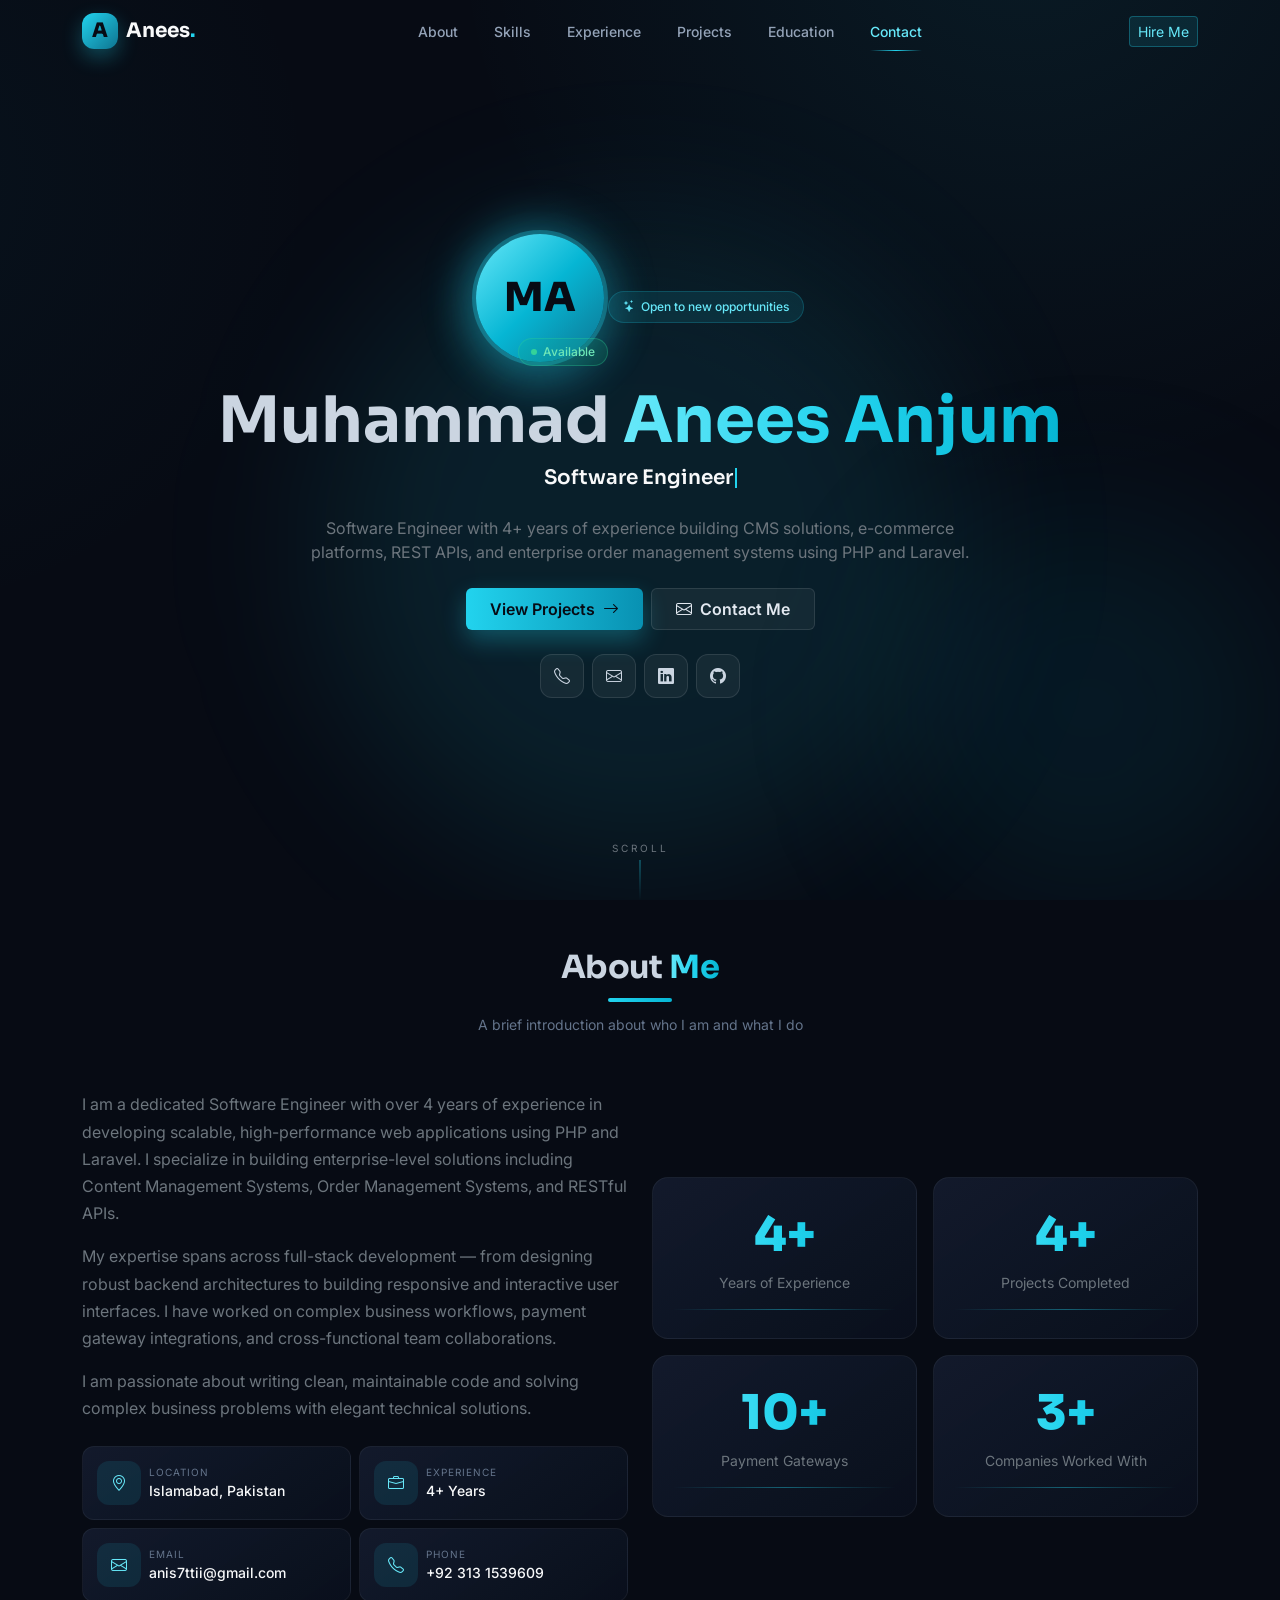
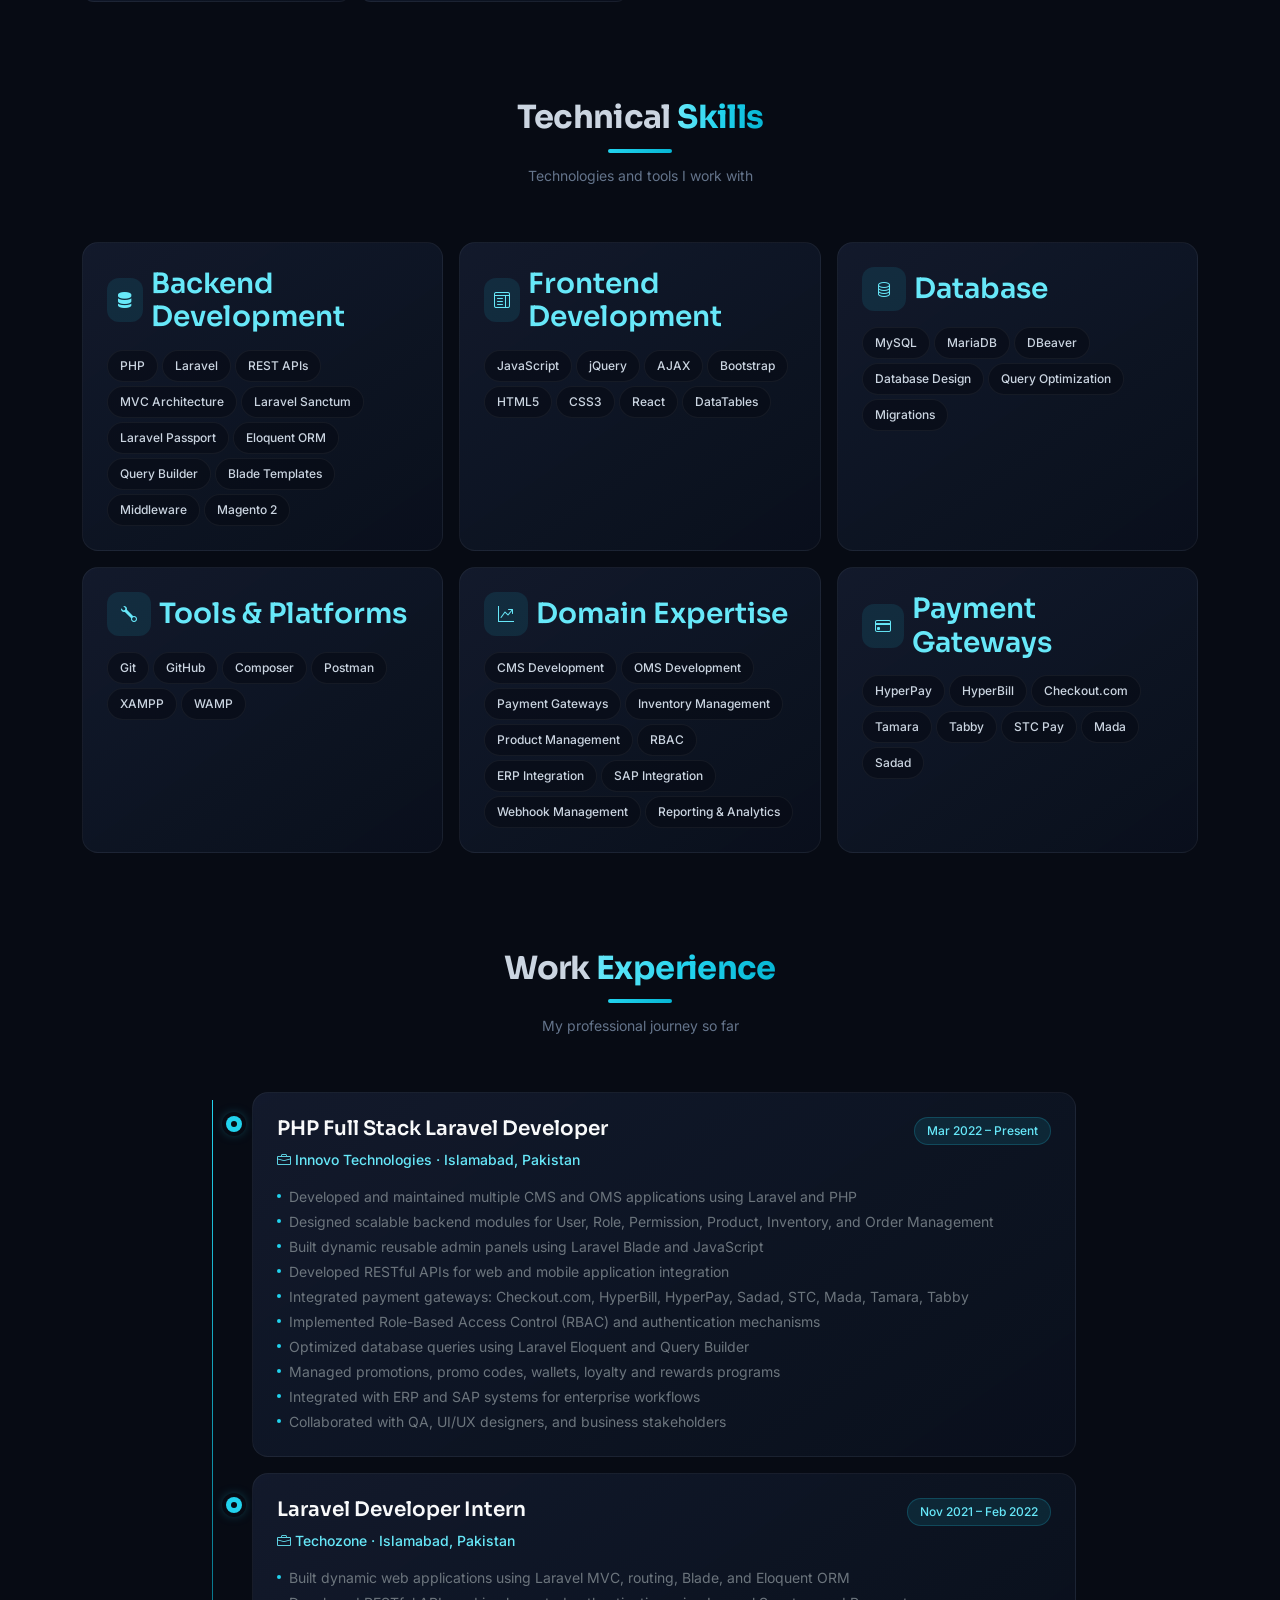
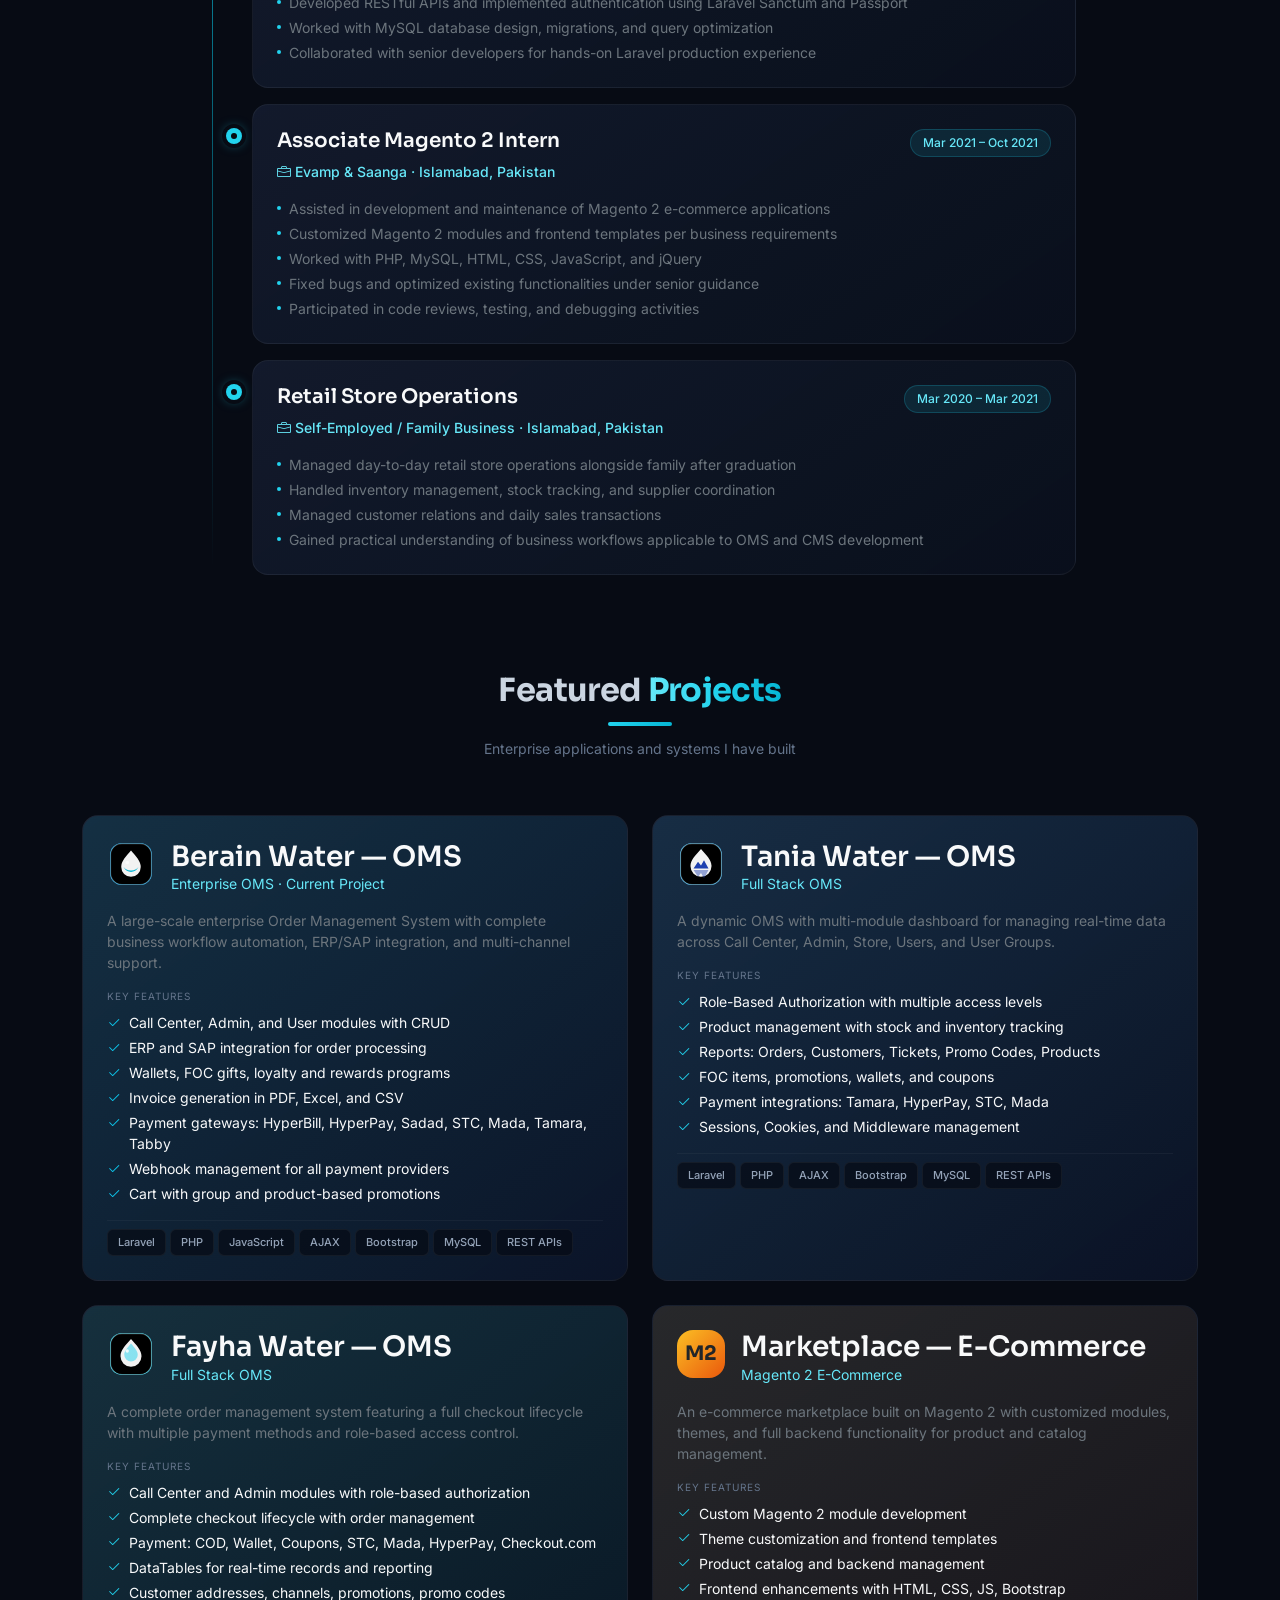
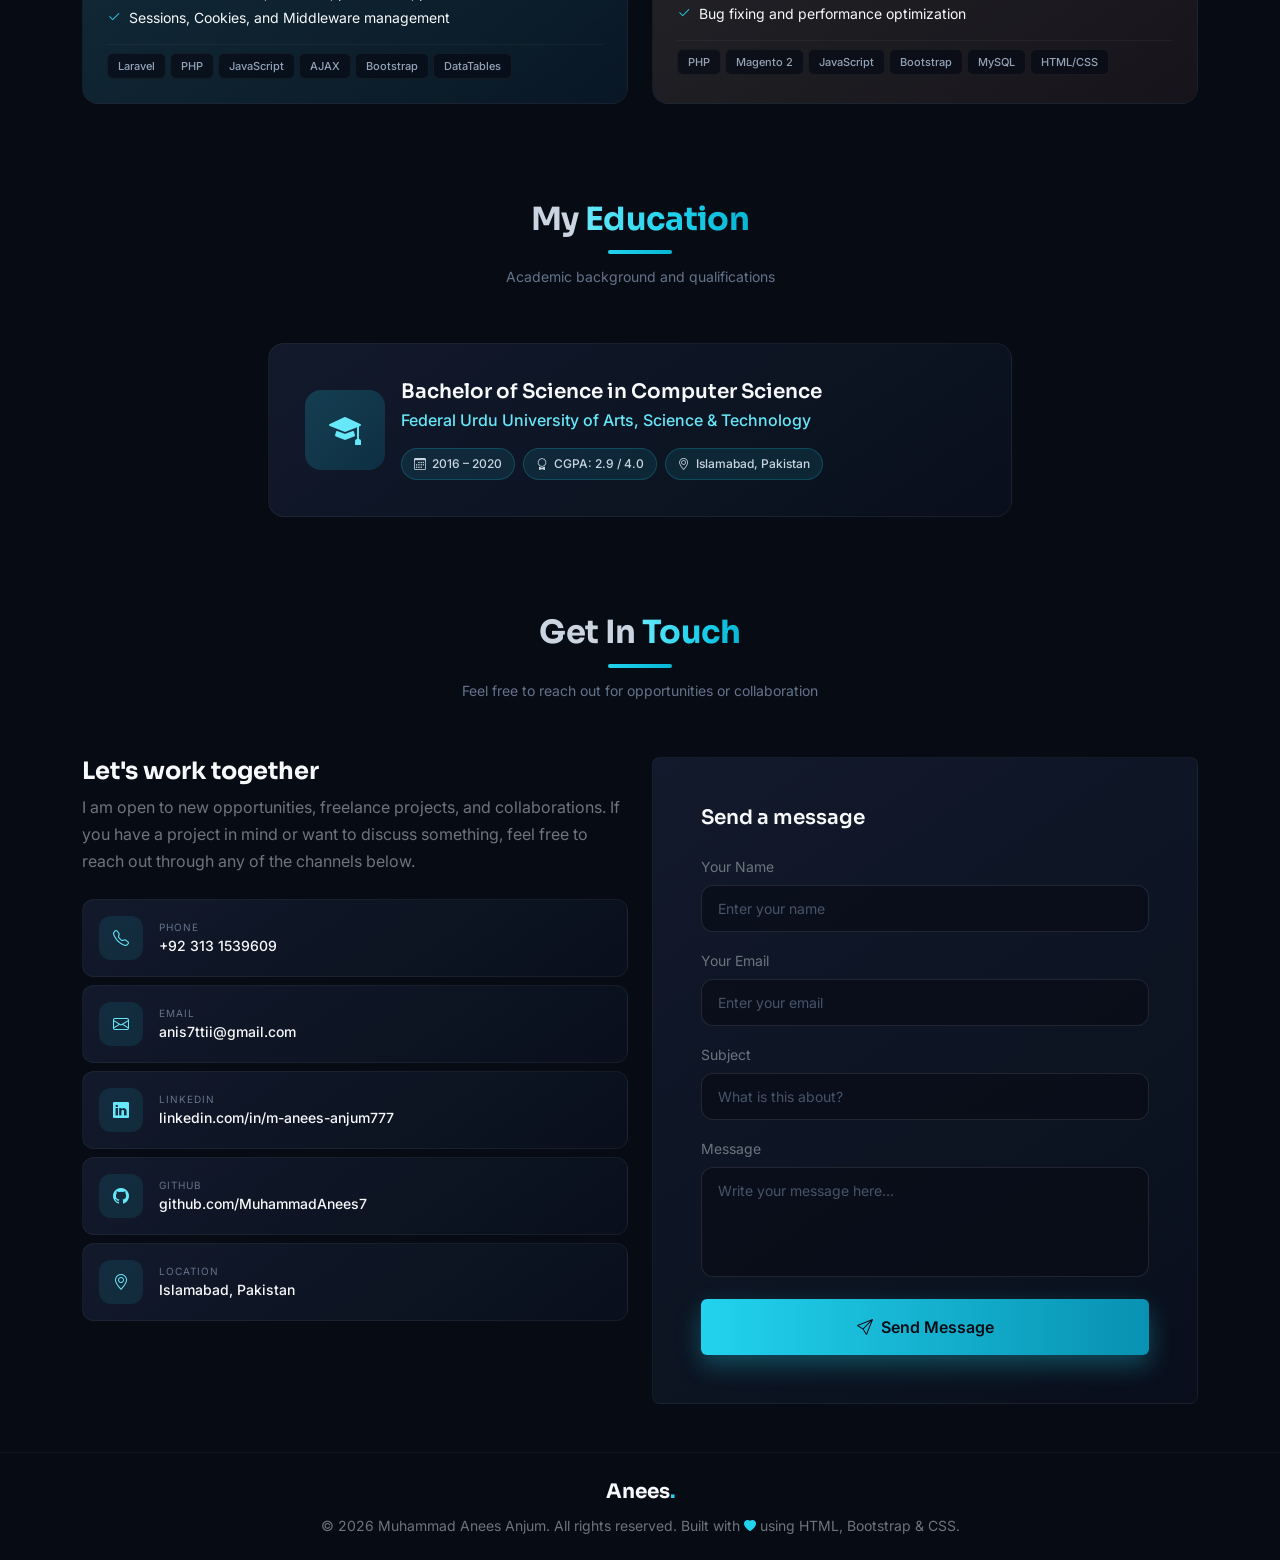
<file: Portfolio/portfolio.html>
<!DOCTYPE html>
<html lang="en">
<head>
  <meta charset="UTF-8" />
  <meta name="viewport" content="width=device-width, initial-scale=1.0" />
  <title>Muhammad Anees Anjum | Software Engineer & Laravel Developer</title>
  <meta name="description" content="Software Engineer with 4+ years building CMS, OMS, e-commerce platforms and REST APIs with PHP and Laravel." />
  <link rel="preconnect" href="https://fonts.googleapis.com" />
  <link rel="preconnect" href="https://fonts.gstatic.com" crossorigin />
  <link href="https://fonts.googleapis.com/css2?family=Sora:wght@400;500;600;700;800&family=Inter:wght@400;500;600;700&display=swap" rel="stylesheet" />
  <link href="https://cdn.jsdelivr.net/npm/bootstrap@5.3.3/dist/css/bootstrap.min.css" rel="stylesheet" />
  <link href="https://cdn.jsdelivr.net/npm/bootstrap-icons@1.11.3/font/bootstrap-icons.min.css" rel="stylesheet" />
  <link rel="stylesheet" href="assets/css/style.css" />
</head>
<body>

<!-- ===== Navbar ===== -->
<nav class="navbar navbar-custom fixed-top" id="navbar">
  <div class="container">
    <a class="navbar-brand d-flex align-items-center gap-2 text-decoration-none" href="#home">
      <span class="navbar-brand-logo">A</span>
      <span class="font-display fw-bold fs-5 text-light">Anees<span style="color:var(--accent-400)">.</span></span>
    </a>
    <ul class="navbar-nav d-none d-md-flex flex-row align-items-center gap-1 mb-0">
      <li class="nav-item"><a class="nav-link nav-link-custom" href="#about">About</a></li>
      <li class="nav-item"><a class="nav-link nav-link-custom" href="#skills">Skills</a></li>
      <li class="nav-item"><a class="nav-link nav-link-custom" href="#experience">Experience</a></li>
      <li class="nav-item"><a class="nav-link nav-link-custom" href="#projects">Projects</a></li>
      <li class="nav-item"><a class="nav-link nav-link-custom" href="#education">Education</a></li>
      <li class="nav-item"><a class="nav-link nav-link-custom" href="#contact">Contact</a></li>
    </ul>
    <a href="#contact" class="btn btn-sm btn-outline-info d-none d-md-inline-flex align-items-center gap-1" style="border-color:rgba(34,211,238,0.3);color:var(--accent-300);background:rgba(34,211,238,0.1)">Hire Me</a>
    <button class="btn d-md-none text-light" id="menu-btn"><i class="bi bi-list fs-4"></i></button>
  </div>
  <div class="mobile-menu d-md-none" id="mobile-menu">
    <div class="container pb-3">
      <div class="glass rounded-3 p-2 d-flex flex-column gap-1">
        <a class="nav-link nav-link-custom" href="#about">About</a>
        <a class="nav-link nav-link-custom" href="#skills">Skills</a>
        <a class="nav-link nav-link-custom" href="#experience">Experience</a>
        <a class="nav-link nav-link-custom" href="#projects">Projects</a>
        <a class="nav-link nav-link-custom" href="#education">Education</a>
        <a class="nav-link nav-link-custom" href="#contact">Contact</a>
      </div>
    </div>
  </div>
</nav>

<!-- ===== Hero ===== -->
<section class="hero-section" id="home">
  <div class="position-absolute inset-0 grid-bg mask-fade"></div>
  <div class="position-absolute" style="top:25%;left:50%;transform:translateX(-50%);width:40rem;height:40rem;border-radius:50%;background:rgba(34,211,238,0.1);filter:blur(80px);animation:pulse-slow 4s infinite"></div>
  <div class="position-absolute bottom-0 end-0" style="width:24rem;height:24rem;border-radius:50%;background:rgba(8,145,178,0.1);filter:blur(80px)"></div>

  <div class="container position-relative text-center" style="z-index:10">
    <div class="hero-avatar-wrap mb-4 d-inline-block">
      <div class="hero-avatar-glow"></div>
      <div class="hero-avatar position-relative">MA</div>
      <span class="status-badge"><span class="status-dot"></span>Available</span>
    </div>
    <div class="pill-badge mb-3"><i class="bi bi-stars"></i> Open to new opportunities</div>
    <h1 class="font-display fw-bold mb-2" style="font-size:clamp(2.5rem,6vw,4rem);line-height:1.1">
      Muhammad <span class="text-gradient">Anees Anjum</span>
    </h1>
    <div class="d-flex align-items-center justify-content-center mb-4" style="height:1.75rem">
      <span class="font-display fs-5 fw-semibold text-light" id="typed-text"></span>
      <span class="cursor-bar"></span>
    </div>
    <p class="mx-auto text-secondary" style="max-width:42rem">
      Software Engineer with 4+ years of experience building CMS solutions, e-commerce platforms,
      REST APIs, and enterprise order management systems using PHP and Laravel.
    </p>
    <div class="d-flex flex-wrap justify-content-center gap-2 mt-4">
      <a href="#projects" class="btn btn-gradient px-4 py-2 d-inline-flex align-items-center gap-2">
        View Projects <i class="bi bi-arrow-right"></i>
      </a>
      <a href="#contact" class="btn btn-ghost px-4 py-2 d-inline-flex align-items-center gap-2">
        <i class="bi bi-envelope"></i> Contact Me
      </a>
    </div>
    <div class="d-flex justify-content-center gap-2 mt-4">
      <a href="tel:+923131539609" class="social-icon" aria-label="Phone"><i class="bi bi-telephone"></i></a>
      <a href="mailto:anis7ttii@gmail.com" class="social-icon" aria-label="Email"><i class="bi bi-envelope"></i></a>
      <a href="https://linkedin.com/in/m-anees-anjum777" target="_blank" rel="noreferrer" class="social-icon" aria-label="LinkedIn"><i class="bi bi-linkedin"></i></a>
      <a href="https://github.com/MuhammadAnees7" target="_blank" rel="noreferrer" class="social-icon" aria-label="GitHub"><i class="bi bi-github"></i></a>
    </div>
  </div>
  <div class="position-absolute bottom-0 start-50 translate-middle-x d-none d-sm-flex flex-column align-items-center gap-1 text-secondary" style="bottom:1.5rem">
    <span style="font-size:0.625rem;letter-spacing:0.3em;text-transform:uppercase">Scroll</span>
    <span style="width:1px;height:2.5rem;background:linear-gradient(to bottom,rgba(34,211,238,0.6),transparent)"></span>
  </div>
</section>

<!-- ===== About ===== -->
<section class="py-5" id="about">
  <div class="container">
    <div class="section-heading">
      <h2>About <span class="text-gradient">Me</span></h2>
      <div class="underline"></div>
      <p>A brief introduction about who I am and what I do</p>
    </div>
    <div class="row g-4 align-items-center reveal">
      <div class="col-lg-6">
        <p class="text-secondary mb-3" style="line-height:1.7">
          I am a dedicated Software Engineer with over 4 years of experience in developing scalable,
          high-performance web applications using PHP and Laravel. I specialize in building
          enterprise-level solutions including Content Management Systems, Order Management Systems,
          and RESTful APIs.
        </p>
        <p class="text-secondary mb-3" style="line-height:1.7">
          My expertise spans across full-stack development — from designing robust backend
          architectures to building responsive and interactive user interfaces. I have worked on
          complex business workflows, payment gateway integrations, and cross-functional team
          collaborations.
        </p>
        <p class="text-secondary mb-4" style="line-height:1.7">
          I am passionate about writing clean, maintainable code and solving complex business
          problems with elegant technical solutions.
        </p>
        <div class="row g-2">
          <div class="col-sm-6"><div class="info-card d-flex align-items-center gap-2 card-sheen"><span class="skill-icon"><i class="bi bi-geo-alt"></i></span><div><p class="text-uppercase mb-0" style="font-size:0.625rem;letter-spacing:0.1em;color:#64748b">Location</p><p class="fw-medium text-light mb-0 small">Islamabad, Pakistan</p></div></div></div>
          <div class="col-sm-6"><div class="info-card d-flex align-items-center gap-2 card-sheen"><span class="skill-icon"><i class="bi bi-briefcase"></i></span><div><p class="text-uppercase mb-0" style="font-size:0.625rem;letter-spacing:0.1em;color:#64748b">Experience</p><p class="fw-medium text-light mb-0 small">4+ Years</p></div></div></div>
          <div class="col-sm-6"><div class="info-card d-flex align-items-center gap-2 card-sheen"><span class="skill-icon"><i class="bi bi-envelope"></i></span><div><p class="text-uppercase mb-0" style="font-size:0.625rem;letter-spacing:0.1em;color:#64748b">Email</p><p class="fw-medium text-light mb-0 small text-truncate">anis7ttii@gmail.com</p></div></div></div>
          <div class="col-sm-6"><div class="info-card d-flex align-items-center gap-2 card-sheen"><span class="skill-icon"><i class="bi bi-telephone"></i></span><div><p class="text-uppercase mb-0" style="font-size:0.625rem;letter-spacing:0.1em;color:#64748b">Phone</p><p class="fw-medium text-light mb-0 small">+92 313 1539609</p></div></div></div>
        </div>
      </div>
      <div class="col-lg-6">
        <div class="row g-3">
          <div class="col-6"><div class="stat-card card-sheen"><h3 class="stat-value text-gradient mb-0">4+</h3><p class="text-secondary small mt-2 mb-0">Years of Experience</p><div class="stat-bar"></div></div></div>
          <div class="col-6"><div class="stat-card card-sheen"><h3 class="stat-value text-gradient mb-0">4+</h3><p class="text-secondary small mt-2 mb-0">Projects Completed</p><div class="stat-bar"></div></div></div>
          <div class="col-6"><div class="stat-card card-sheen"><h3 class="stat-value text-gradient mb-0">10+</h3><p class="text-secondary small mt-2 mb-0">Payment Gateways</p><div class="stat-bar"></div></div></div>
          <div class="col-6"><div class="stat-card card-sheen"><h3 class="stat-value text-gradient mb-0">3+</h3><p class="text-secondary small mt-2 mb-0">Companies Worked With</p><div class="stat-bar"></div></div></div>
        </div>
      </div>
    </div>
  </div>
</section>

<!-- ===== Skills ===== -->
<section class="py-5 position-relative" id="skills">
  <div class="position-absolute inset-0 grid-bg mask-fade-70" style="opacity:0.5"></div>
  <div class="container position-relative">
    <div class="section-heading">
      <h2>Technical <span class="text-gradient">Skills</span></h2>
      <div class="underline"></div>
      <p>Technologies and tools I work with</p>
    </div>
    <div class="row g-3">
      <!-- Backend -->
      <div class="col-md-6 col-lg-4 reveal">
        <div class="skill-card card-sheen h-100">
          <div class="d-flex align-items-center gap-2 mb-3"><span class="skill-icon"><i class="bi bi-server"></i></span><h3 class="font-display fw-semibold mb-0" style="color:var(--accent-300)">Backend Development</h3></div>
          <div class="d-flex flex-wrap gap-1">
            <span class="skill-tag">PHP</span><span class="skill-tag">Laravel</span><span class="skill-tag">REST APIs</span><span class="skill-tag">MVC Architecture</span><span class="skill-tag">Laravel Sanctum</span><span class="skill-tag">Laravel Passport</span><span class="skill-tag">Eloquent ORM</span><span class="skill-tag">Query Builder</span><span class="skill-tag">Blade Templates</span><span class="skill-tag">Middleware</span><span class="skill-tag">Magento 2</span>
          </div>
        </div>
      </div>
      <!-- Frontend -->
      <div class="col-md-6 col-lg-4 reveal">
        <div class="skill-card card-sheen h-100">
          <div class="d-flex align-items-center gap-2 mb-3"><span class="skill-icon"><i class="bi bi-layout-text-window"></i></span><h3 class="font-display fw-semibold mb-0" style="color:var(--accent-300)">Frontend Development</h3></div>
          <div class="d-flex flex-wrap gap-1">
            <span class="skill-tag">JavaScript</span><span class="skill-tag">jQuery</span><span class="skill-tag">AJAX</span><span class="skill-tag">Bootstrap</span><span class="skill-tag">HTML5</span><span class="skill-tag">CSS3</span><span class="skill-tag">React</span><span class="skill-tag">DataTables</span>
          </div>
        </div>
      </div>
      <!-- Database -->
      <div class="col-md-6 col-lg-4 reveal">
        <div class="skill-card card-sheen h-100">
          <div class="d-flex align-items-center gap-2 mb-3"><span class="skill-icon"><i class="bi bi-database"></i></span><h3 class="font-display fw-semibold mb-0" style="color:var(--accent-300)">Database</h3></div>
          <div class="d-flex flex-wrap gap-1">
            <span class="skill-tag">MySQL</span><span class="skill-tag">MariaDB</span><span class="skill-tag">DBeaver</span><span class="skill-tag">Database Design</span><span class="skill-tag">Query Optimization</span><span class="skill-tag">Migrations</span>
          </div>
        </div>
      </div>
      <!-- Tools -->
      <div class="col-md-6 col-lg-4 reveal">
        <div class="skill-card card-sheen h-100">
          <div class="d-flex align-items-center gap-2 mb-3"><span class="skill-icon"><i class="bi bi-wrench"></i></span><h3 class="font-display fw-semibold mb-0" style="color:var(--accent-300)">Tools &amp; Platforms</h3></div>
          <div class="d-flex flex-wrap gap-1">
            <span class="skill-tag">Git</span><span class="skill-tag">GitHub</span><span class="skill-tag">Composer</span><span class="skill-tag">Postman</span><span class="skill-tag">XAMPP</span><span class="skill-tag">WAMP</span>
          </div>
        </div>
      </div>
      <!-- Domain -->
      <div class="col-md-6 col-lg-4 reveal">
        <div class="skill-card card-sheen h-100">
          <div class="d-flex align-items-center gap-2 mb-3"><span class="skill-icon"><i class="bi bi-graph-up-arrow"></i></span><h3 class="font-display fw-semibold mb-0" style="color:var(--accent-300)">Domain Expertise</h3></div>
          <div class="d-flex flex-wrap gap-1">
            <span class="skill-tag">CMS Development</span><span class="skill-tag">OMS Development</span><span class="skill-tag">Payment Gateways</span><span class="skill-tag">Inventory Management</span><span class="skill-tag">Product Management</span><span class="skill-tag">RBAC</span><span class="skill-tag">ERP Integration</span><span class="skill-tag">SAP Integration</span><span class="skill-tag">Webhook Management</span><span class="skill-tag">Reporting &amp; Analytics</span>
          </div>
        </div>
      </div>
      <!-- Payment -->
      <div class="col-md-6 col-lg-4 reveal">
        <div class="skill-card card-sheen h-100">
          <div class="d-flex align-items-center gap-2 mb-3"><span class="skill-icon"><i class="bi bi-credit-card"></i></span><h3 class="font-display fw-semibold mb-0" style="color:var(--accent-300)">Payment Gateways</h3></div>
          <div class="d-flex flex-wrap gap-1">
            <span class="skill-tag">HyperPay</span><span class="skill-tag">HyperBill</span><span class="skill-tag">Checkout.com</span><span class="skill-tag">Tamara</span><span class="skill-tag">Tabby</span><span class="skill-tag">STC Pay</span><span class="skill-tag">Mada</span><span class="skill-tag">Sadad</span>
          </div>
        </div>
      </div>
    </div>
  </div>
</section>

<!-- ===== Experience ===== -->
<section class="py-5" id="experience">
  <div class="container" style="max-width:56rem">
    <div class="section-heading">
      <h2>Work <span class="text-gradient">Experience</span></h2>
      <div class="underline"></div>
      <p>My professional journey so far</p>
    </div>
    <div class="position-relative ps-4 ps-sm-5">
      <span class="timeline-line"></span>
      <div class="d-flex flex-column gap-3">

        <!-- Job 1 -->
        <div class="position-relative reveal">
          <span class="timeline-node"></span>
          <div class="timeline-card card-sheen">
            <div class="d-flex flex-wrap justify-content-between gap-2 mb-1">
              <h3 class="font-display fs-5 fw-semibold text-light mb-0">PHP Full Stack Laravel Developer</h3>
              <span class="timeline-period">Mar 2022 – Present</span>
            </div>
            <p class="mb-3" style="color:var(--accent-300);font-size:0.875rem;font-weight:500"><i class="bi bi-briefcase"></i> Innovo Technologies · Islamabad, Pakistan</p>
            <ul class="list-unstyled mb-0 d-flex flex-column gap-1">
              <li class="d-flex gap-2 small text-secondary"><span class="mt-2" style="width:4px;height:4px;border-radius:50%;background:var(--accent-400);flex-shrink:0"></span>Developed and maintained multiple CMS and OMS applications using Laravel and PHP</li>
              <li class="d-flex gap-2 small text-secondary"><span class="mt-2" style="width:4px;height:4px;border-radius:50%;background:var(--accent-400);flex-shrink:0"></span>Designed scalable backend modules for User, Role, Permission, Product, Inventory, and Order Management</li>
              <li class="d-flex gap-2 small text-secondary"><span class="mt-2" style="width:4px;height:4px;border-radius:50%;background:var(--accent-400);flex-shrink:0"></span>Built dynamic reusable admin panels using Laravel Blade and JavaScript</li>
              <li class="d-flex gap-2 small text-secondary"><span class="mt-2" style="width:4px;height:4px;border-radius:50%;background:var(--accent-400);flex-shrink:0"></span>Developed RESTful APIs for web and mobile application integration</li>
              <li class="d-flex gap-2 small text-secondary"><span class="mt-2" style="width:4px;height:4px;border-radius:50%;background:var(--accent-400);flex-shrink:0"></span>Integrated payment gateways: Checkout.com, HyperBill, HyperPay, Sadad, STC, Mada, Tamara, Tabby</li>
              <li class="d-flex gap-2 small text-secondary"><span class="mt-2" style="width:4px;height:4px;border-radius:50%;background:var(--accent-400);flex-shrink:0"></span>Implemented Role-Based Access Control (RBAC) and authentication mechanisms</li>
              <li class="d-flex gap-2 small text-secondary"><span class="mt-2" style="width:4px;height:4px;border-radius:50%;background:var(--accent-400);flex-shrink:0"></span>Optimized database queries using Laravel Eloquent and Query Builder</li>
              <li class="d-flex gap-2 small text-secondary"><span class="mt-2" style="width:4px;height:4px;border-radius:50%;background:var(--accent-400);flex-shrink:0"></span>Managed promotions, promo codes, wallets, loyalty and rewards programs</li>
              <li class="d-flex gap-2 small text-secondary"><span class="mt-2" style="width:4px;height:4px;border-radius:50%;background:var(--accent-400);flex-shrink:0"></span>Integrated with ERP and SAP systems for enterprise workflows</li>
              <li class="d-flex gap-2 small text-secondary"><span class="mt-2" style="width:4px;height:4px;border-radius:50%;background:var(--accent-400);flex-shrink:0"></span>Collaborated with QA, UI/UX designers, and business stakeholders</li>
            </ul>
          </div>
        </div>

        <!-- Job 2 -->
        <div class="position-relative reveal">
          <span class="timeline-node"></span>
          <div class="timeline-card card-sheen">
            <div class="d-flex flex-wrap justify-content-between gap-2 mb-1">
              <h3 class="font-display fs-5 fw-semibold text-light mb-0">Laravel Developer Intern</h3>
              <span class="timeline-period">Nov 2021 – Feb 2022</span>
            </div>
            <p class="mb-3" style="color:var(--accent-300);font-size:0.875rem;font-weight:500"><i class="bi bi-briefcase"></i> Techozone · Islamabad, Pakistan</p>
            <ul class="list-unstyled mb-0 d-flex flex-column gap-1">
              <li class="d-flex gap-2 small text-secondary"><span class="mt-2" style="width:4px;height:4px;border-radius:50%;background:var(--accent-400);flex-shrink:0"></span>Built dynamic web applications using Laravel MVC, routing, Blade, and Eloquent ORM</li>
              <li class="d-flex gap-2 small text-secondary"><span class="mt-2" style="width:4px;height:4px;border-radius:50%;background:var(--accent-400);flex-shrink:0"></span>Developed RESTful APIs and implemented authentication using Laravel Sanctum and Passport</li>
              <li class="d-flex gap-2 small text-secondary"><span class="mt-2" style="width:4px;height:4px;border-radius:50%;background:var(--accent-400);flex-shrink:0"></span>Worked with MySQL database design, migrations, and query optimization</li>
              <li class="d-flex gap-2 small text-secondary"><span class="mt-2" style="width:4px;height:4px;border-radius:50%;background:var(--accent-400);flex-shrink:0"></span>Collaborated with senior developers for hands-on Laravel production experience</li>
            </ul>
          </div>
        </div>

        <!-- Job 3 -->
        <div class="position-relative reveal">
          <span class="timeline-node"></span>
          <div class="timeline-card card-sheen">
            <div class="d-flex flex-wrap justify-content-between gap-2 mb-1">
              <h3 class="font-display fs-5 fw-semibold text-light mb-0">Associate Magento 2 Intern</h3>
              <span class="timeline-period">Mar 2021 – Oct 2021</span>
            </div>
            <p class="mb-3" style="color:var(--accent-300);font-size:0.875rem;font-weight:500"><i class="bi bi-briefcase"></i> Evamp &amp; Saanga · Islamabad, Pakistan</p>
            <ul class="list-unstyled mb-0 d-flex flex-column gap-1">
              <li class="d-flex gap-2 small text-secondary"><span class="mt-2" style="width:4px;height:4px;border-radius:50%;background:var(--accent-400);flex-shrink:0"></span>Assisted in development and maintenance of Magento 2 e-commerce applications</li>
              <li class="d-flex gap-2 small text-secondary"><span class="mt-2" style="width:4px;height:4px;border-radius:50%;background:var(--accent-400);flex-shrink:0"></span>Customized Magento 2 modules and frontend templates per business requirements</li>
              <li class="d-flex gap-2 small text-secondary"><span class="mt-2" style="width:4px;height:4px;border-radius:50%;background:var(--accent-400);flex-shrink:0"></span>Worked with PHP, MySQL, HTML, CSS, JavaScript, and jQuery</li>
              <li class="d-flex gap-2 small text-secondary"><span class="mt-2" style="width:4px;height:4px;border-radius:50%;background:var(--accent-400);flex-shrink:0"></span>Fixed bugs and optimized existing functionalities under senior guidance</li>
              <li class="d-flex gap-2 small text-secondary"><span class="mt-2" style="width:4px;height:4px;border-radius:50%;background:var(--accent-400);flex-shrink:0"></span>Participated in code reviews, testing, and debugging activities</li>
            </ul>
          </div>
        </div>

        <!-- Job 4 -->
        <div class="position-relative reveal">
          <span class="timeline-node"></span>
          <div class="timeline-card card-sheen">
            <div class="d-flex flex-wrap justify-content-between gap-2 mb-1">
              <h3 class="font-display fs-5 fw-semibold text-light mb-0">Retail Store Operations</h3>
              <span class="timeline-period">Mar 2020 – Mar 2021</span>
            </div>
            <p class="mb-3" style="color:var(--accent-300);font-size:0.875rem;font-weight:500"><i class="bi bi-briefcase"></i> Self-Employed / Family Business · Islamabad, Pakistan</p>
            <ul class="list-unstyled mb-0 d-flex flex-column gap-1">
              <li class="d-flex gap-2 small text-secondary"><span class="mt-2" style="width:4px;height:4px;border-radius:50%;background:var(--accent-400);flex-shrink:0"></span>Managed day-to-day retail store operations alongside family after graduation</li>
              <li class="d-flex gap-2 small text-secondary"><span class="mt-2" style="width:4px;height:4px;border-radius:50%;background:var(--accent-400);flex-shrink:0"></span>Handled inventory management, stock tracking, and supplier coordination</li>
              <li class="d-flex gap-2 small text-secondary"><span class="mt-2" style="width:4px;height:4px;border-radius:50%;background:var(--accent-400);flex-shrink:0"></span>Managed customer relations and daily sales transactions</li>
              <li class="d-flex gap-2 small text-secondary"><span class="mt-2" style="width:4px;height:4px;border-radius:50%;background:var(--accent-400);flex-shrink:0"></span>Gained practical understanding of business workflows applicable to OMS and CMS development</li>
            </ul>
          </div>
        </div>

      </div>
    </div>
  </div>
</section>

<!-- ===== Projects ===== -->
<section class="py-5 position-relative" id="projects">
  <div class="position-absolute inset-0 grid-bg mask-fade-70" style="opacity:0.4"></div>
  <div class="container position-relative">
    <div class="section-heading">
      <h2>Featured <span class="text-gradient">Projects</span></h2>
      <div class="underline"></div>
      <p>Enterprise applications and systems I have built</p>
    </div>
    <div class="row g-4">

      <!-- Berain -->
      <div class="col-md-6 reveal">
        <div class="project-card card-sheen h-100">
          <div class="project-wash" style="background:linear-gradient(to bottom right,rgba(34,211,238,0.2),rgba(37,99,235,0.1))"></div>
          <div class="position-relative p-4">
            <div class="d-flex align-items-start gap-3 mb-3">
              <!-- Berain Logo -->
              <svg viewBox="0 0 64 64" width="48" height="48" class="flex-shrink-0">
                <defs><linearGradient id="bg1" x1="0" y1="0" x2="64" y2="64"><stop offset="0" stop-color="#0ea5e9"/><stop offset="0.55" stop-color="#06b6d4"/><stop offset="1" stop-color="#0e7490"/></linearGradient></defs>
                <rect x="4" y="4" width="56" height="56" rx="16" fill="url(#bg1)"/>
                <rect x="4.75" y="4.75" width="54.5" height="54.5" rx="15.25" stroke="white" stroke-opacity="0.25" stroke-width="1.5"/>
                <path d="M32 14c7.5 8.5 13 14.5 13 22a13 13 0 0 1-26 0c0-7.5 5.5-13.5 13-22Z" fill="white" fill-opacity="0.95"/>
                <path d="M22 36c2.5 3 5 4.5 10 4.5S39.5 39 42 36c-2.5 4.5-6 6.5-10 6.5S24.5 40.5 22 36Z" fill="#06b6d4"/>
                <circle cx="27" cy="30" r="2.4" fill="white" fill-opacity="0.7"/>
              </svg>
              <div>
                <h3 class="font-display fw-semibold text-light mb-0">Berain Water — OMS</h3>
                <p class="small mb-0" style="color:var(--accent-300)">Enterprise OMS · Current Project</p>
              </div>
            </div>
            <p class="small text-secondary mb-3">A large-scale enterprise Order Management System with complete business workflow automation, ERP/SAP integration, and multi-channel support.</p>
            <p class="text-uppercase mb-2" style="font-size:0.625rem;letter-spacing:0.1em;color:#64748b">Key Features</p>
            <ul class="list-unstyled d-flex flex-column gap-1 mb-3">
              <li class="d-flex gap-2 small text-light"><i class="bi bi-check2 text-info" style="color:var(--accent-400)"></i> Call Center, Admin, and User modules with CRUD</li>
              <li class="d-flex gap-2 small text-light"><i class="bi bi-check2 text-info" style="color:var(--accent-400)"></i> ERP and SAP integration for order processing</li>
              <li class="d-flex gap-2 small text-light"><i class="bi bi-check2 text-info" style="color:var(--accent-400)"></i> Wallets, FOC gifts, loyalty and rewards programs</li>
              <li class="d-flex gap-2 small text-light"><i class="bi bi-check2 text-info" style="color:var(--accent-400)"></i> Invoice generation in PDF, Excel, and CSV</li>
              <li class="d-flex gap-2 small text-light"><i class="bi bi-check2 text-info" style="color:var(--accent-400)"></i> Payment gateways: HyperBill, HyperPay, Sadad, STC, Mada, Tamara, Tabby</li>
              <li class="d-flex gap-2 small text-light"><i class="bi bi-check2 text-info" style="color:var(--accent-400)"></i> Webhook management for all payment providers</li>
              <li class="d-flex gap-2 small text-light"><i class="bi bi-check2 text-info" style="color:var(--accent-400)"></i> Cart with group and product-based promotions</li>
            </ul>
            <div class="d-flex flex-wrap gap-1 pt-2 border-top border-secondary border-opacity-10">
              <span class="project-tech-tag">Laravel</span><span class="project-tech-tag">PHP</span><span class="project-tech-tag">JavaScript</span><span class="project-tech-tag">AJAX</span><span class="project-tech-tag">Bootstrap</span><span class="project-tech-tag">MySQL</span><span class="project-tech-tag">REST APIs</span>
            </div>
          </div>
        </div>
      </div>

      <!-- Tania -->
      <div class="col-md-6 reveal">
        <div class="project-card card-sheen h-100">
          <div class="project-wash" style="background:linear-gradient(to bottom right,rgba(56,189,248,0.2),rgba(30,64,175,0.1))"></div>
          <div class="position-relative p-4">
            <div class="d-flex align-items-start gap-3 mb-3">
              <!-- Tania Logo -->
              <svg viewBox="0 0 64 64" width="48" height="48" class="flex-shrink-0">
                <defs><linearGradient id="tg1" x1="0" y1="0" x2="64" y2="64"><stop offset="0" stop-color="#38bdf8"/><stop offset="1" stop-color="#1e40af"/></linearGradient></defs>
                <rect x="4" y="4" width="56" height="56" rx="16" fill="url(#tg1)"/>
                <rect x="4.75" y="4.75" width="54.5" height="54.5" rx="15.25" stroke="white" stroke-opacity="0.25" stroke-width="1.5"/>
                <path d="M32 12c8 9 14 15 14 23a14 14 0 0 1-28 0c0-8 6-14 14-23Z" fill="white" fill-opacity="0.95"/>
                <path d="M22 38l6-9 4 5 4-7 6 11H22Z" fill="#1e40af"/>
                <path d="M22 38l6-9 4 5 4-7 6 11H22Z" fill="#1e40af" transform="scale(1,-1) translate(0,-78)" opacity="0.45"/>
              </svg>
              <div>
                <h3 class="font-display fw-semibold text-light mb-0">Tania Water — OMS</h3>
                <p class="small mb-0" style="color:var(--accent-300)">Full Stack OMS</p>
              </div>
            </div>
            <p class="small text-secondary mb-3">A dynamic OMS with multi-module dashboard for managing real-time data across Call Center, Admin, Store, Users, and User Groups.</p>
            <p class="text-uppercase mb-2" style="font-size:0.625rem;letter-spacing:0.1em;color:#64748b">Key Features</p>
            <ul class="list-unstyled d-flex flex-column gap-1 mb-3">
              <li class="d-flex gap-2 small text-light"><i class="bi bi-check2" style="color:var(--accent-400)"></i> Role-Based Authorization with multiple access levels</li>
              <li class="d-flex gap-2 small text-light"><i class="bi bi-check2" style="color:var(--accent-400)"></i> Product management with stock and inventory tracking</li>
              <li class="d-flex gap-2 small text-light"><i class="bi bi-check2" style="color:var(--accent-400)"></i> Reports: Orders, Customers, Tickets, Promo Codes, Products</li>
              <li class="d-flex gap-2 small text-light"><i class="bi bi-check2" style="color:var(--accent-400)"></i> FOC items, promotions, wallets, and coupons</li>
              <li class="d-flex gap-2 small text-light"><i class="bi bi-check2" style="color:var(--accent-400)"></i> Payment integrations: Tamara, HyperPay, STC, Mada</li>
              <li class="d-flex gap-2 small text-light"><i class="bi bi-check2" style="color:var(--accent-400)"></i> Sessions, Cookies, and Middleware management</li>
            </ul>
            <div class="d-flex flex-wrap gap-1 pt-2 border-top border-secondary border-opacity-10">
              <span class="project-tech-tag">Laravel</span><span class="project-tech-tag">PHP</span><span class="project-tech-tag">AJAX</span><span class="project-tech-tag">Bootstrap</span><span class="project-tech-tag">MySQL</span><span class="project-tech-tag">REST APIs</span>
            </div>
          </div>
        </div>
      </div>

      <!-- Fayha -->
      <div class="col-md-6 reveal">
        <div class="project-card card-sheen h-100">
          <div class="project-wash" style="background:linear-gradient(to bottom right,rgba(45,212,191,0.2),rgba(8,145,178,0.1))"></div>
          <div class="position-relative p-4">
            <div class="d-flex align-items-start gap-3 mb-3">
              <!-- Fayha Logo -->
              <svg viewBox="0 0 64 64" width="48" height="48" class="flex-shrink-0">
                <defs><linearGradient id="fg1" x1="0" y1="0" x2="64" y2="64"><stop offset="0" stop-color="#22d3ee"/><stop offset="0.5" stop-color="#0891b2"/><stop offset="1" stop-color="#155e75"/></linearGradient></defs>
                <rect x="4" y="4" width="56" height="56" rx="16" fill="url(#fg1)"/>
                <rect x="4.75" y="4.75" width="54.5" height="54.5" rx="15.25" stroke="white" stroke-opacity="0.25" stroke-width="1.5"/>
                <path d="M32 12c8 9 14 15 14 23a14 14 0 0 1-28 0c0-8 6-14 14-23Z" fill="white" fill-opacity="0.95"/>
                <path d="M32 18c5 6 9 10 9 15a9 9 0 0 1-18 0c0-5 4-9 9-15Z" fill="url(#fg1)" fill-opacity="0.5"/>
                <circle cx="27" cy="28" r="2.2" fill="white" fill-opacity="0.85"/>
              </svg>
              <div>
                <h3 class="font-display fw-semibold text-light mb-0">Fayha Water — OMS</h3>
                <p class="small mb-0" style="color:var(--accent-300)">Full Stack OMS</p>
              </div>
            </div>
            <p class="small text-secondary mb-3">A complete order management system featuring a full checkout lifecycle with multiple payment methods and role-based access control.</p>
            <p class="text-uppercase mb-2" style="font-size:0.625rem;letter-spacing:0.1em;color:#64748b">Key Features</p>
            <ul class="list-unstyled d-flex flex-column gap-1 mb-3">
              <li class="d-flex gap-2 small text-light"><i class="bi bi-check2" style="color:var(--accent-400)"></i> Call Center and Admin modules with role-based authorization</li>
              <li class="d-flex gap-2 small text-light"><i class="bi bi-check2" style="color:var(--accent-400)"></i> Complete checkout lifecycle with order management</li>
              <li class="d-flex gap-2 small text-light"><i class="bi bi-check2" style="color:var(--accent-400)"></i> Payment: COD, Wallet, Coupons, STC, Mada, HyperPay, Checkout.com</li>
              <li class="d-flex gap-2 small text-light"><i class="bi bi-check2" style="color:var(--accent-400)"></i> DataTables for real-time records and reporting</li>
              <li class="d-flex gap-2 small text-light"><i class="bi bi-check2" style="color:var(--accent-400)"></i> Customer addresses, channels, promotions, promo codes</li>
              <li class="d-flex gap-2 small text-light"><i class="bi bi-check2" style="color:var(--accent-400)"></i> Sessions, Cookies, and Middleware management</li>
            </ul>
            <div class="d-flex flex-wrap gap-1 pt-2 border-top border-secondary border-opacity-10">
              <span class="project-tech-tag">Laravel</span><span class="project-tech-tag">PHP</span><span class="project-tech-tag">JavaScript</span><span class="project-tech-tag">AJAX</span><span class="project-tech-tag">Bootstrap</span><span class="project-tech-tag">DataTables</span>
            </div>
          </div>
        </div>
      </div>

      <!-- Marketplace -->
      <div class="col-md-6 reveal">
        <div class="project-card card-sheen h-100">
          <div class="project-wash" style="background:linear-gradient(to bottom right,rgba(251,191,36,0.15),rgba(234,88,12,0.1))"></div>
          <div class="position-relative p-4">
            <div class="d-flex align-items-start gap-3 mb-3">
              <div class="d-flex align-items-center justify-content-center fw-bold font-display text-dark flex-shrink-0" style="width:48px;height:48px;border-radius:16px;background:linear-gradient(to bottom right,#fbbf24,#ea580c);font-size:1.25rem">M2</div>
              <div>
                <h3 class="font-display fw-semibold text-light mb-0">Marketplace — E-Commerce</h3>
                <p class="small mb-0" style="color:var(--accent-300)">Magento 2 E-Commerce</p>
              </div>
            </div>
            <p class="small text-secondary mb-3">An e-commerce marketplace built on Magento 2 with customized modules, themes, and full backend functionality for product and catalog management.</p>
            <p class="text-uppercase mb-2" style="font-size:0.625rem;letter-spacing:0.1em;color:#64748b">Key Features</p>
            <ul class="list-unstyled d-flex flex-column gap-1 mb-3">
              <li class="d-flex gap-2 small text-light"><i class="bi bi-check2" style="color:var(--accent-400)"></i> Custom Magento 2 module development</li>
              <li class="d-flex gap-2 small text-light"><i class="bi bi-check2" style="color:var(--accent-400)"></i> Theme customization and frontend templates</li>
              <li class="d-flex gap-2 small text-light"><i class="bi bi-check2" style="color:var(--accent-400)"></i> Product catalog and backend management</li>
              <li class="d-flex gap-2 small text-light"><i class="bi bi-check2" style="color:var(--accent-400)"></i> Frontend enhancements with HTML, CSS, JS, Bootstrap</li>
              <li class="d-flex gap-2 small text-light"><i class="bi bi-check2" style="color:var(--accent-400)"></i> Bug fixing and performance optimization</li>
            </ul>
            <div class="d-flex flex-wrap gap-1 pt-2 border-top border-secondary border-opacity-10">
              <span class="project-tech-tag">PHP</span><span class="project-tech-tag">Magento 2</span><span class="project-tech-tag">JavaScript</span><span class="project-tech-tag">Bootstrap</span><span class="project-tech-tag">MySQL</span><span class="project-tech-tag">HTML/CSS</span>
            </div>
          </div>
        </div>
      </div>

    </div>
  </div>
</section>

<!-- ===== Education ===== -->
<section class="py-5" id="education">
  <div class="container" style="max-width:48rem">
    <div class="section-heading">
      <h2>My <span class="text-gradient">Education</span></h2>
      <div class="underline"></div>
      <p>Academic background and qualifications</p>
    </div>
    <div class="edu-card card-sheen reveal">
      <div class="d-flex flex-column flex-sm-row align-items-center text-center text-sm-start gap-3">
        <div class="edu-icon"><i class="bi bi-mortarboard-fill fs-2"></i></div>
        <div class="flex-grow-1">
          <h3 class="font-display fs-5 fw-semibold text-light mb-1">Bachelor of Science in Computer Science</h3>
          <p class="mb-3" style="color:var(--accent-300);font-weight:500">Federal Urdu University of Arts, Science &amp; Technology</p>
          <div class="d-flex flex-wrap justify-content-center justify-content-sm-start gap-2">
            <span class="edu-badge"><i class="bi bi-calendar3"></i> 2016 – 2020</span>
            <span class="edu-badge"><i class="bi bi-award"></i> CGPA: 2.9 / 4.0</span>
            <span class="edu-badge"><i class="bi bi-geo-alt"></i> Islamabad, Pakistan</span>
          </div>
        </div>
      </div>
    </div>
  </div>
</section>

<!-- ===== Contact ===== -->
<section class="py-5" id="contact">
  <div class="container">
    <div class="section-heading">
      <h2>Get In <span class="text-gradient">Touch</span></h2>
      <div class="underline"></div>
      <p>Feel free to reach out for opportunities or collaboration</p>
    </div>
    <div class="row g-4 reveal">
      <div class="col-lg-6">
        <h3 class="font-display fs-4 fw-bold text-light">Let's work together</h3>
        <p class="text-secondary mt-2" style="line-height:1.7">
          I am open to new opportunities, freelance projects, and collaborations. If you have a
          project in mind or want to discuss something, feel free to reach out through any of the
          channels below.
        </p>
        <div class="d-flex flex-column gap-2 mt-4">
          <a href="tel:+923131539609" class="text-decoration-none"><div class="contact-info-card d-flex align-items-center gap-3 card-sheen"><span class="contact-icon"><i class="bi bi-telephone"></i></span><div><p class="text-uppercase mb-0" style="font-size:0.625rem;letter-spacing:0.1em;color:#64748b">Phone</p><p class="fw-medium text-light mb-0 small">+92 313 1539609</p></div></div></a>
          <a href="mailto:anis7ttii@gmail.com" class="text-decoration-none"><div class="contact-info-card d-flex align-items-center gap-3 card-sheen"><span class="contact-icon"><i class="bi bi-envelope"></i></span><div><p class="text-uppercase mb-0" style="font-size:0.625rem;letter-spacing:0.1em;color:#64748b">Email</p><p class="fw-medium text-light mb-0 small">anis7ttii@gmail.com</p></div></div></a>
          <a href="https://linkedin.com/in/m-anees-anjum777" target="_blank" rel="noreferrer" class="text-decoration-none"><div class="contact-info-card d-flex align-items-center gap-3 card-sheen"><span class="contact-icon"><i class="bi bi-linkedin"></i></span><div><p class="text-uppercase mb-0" style="font-size:0.625rem;letter-spacing:0.1em;color:#64748b">LinkedIn</p><p class="fw-medium text-light mb-0 small">linkedin.com/in/m-anees-anjum777</p></div></div></a>
          <a href="https://github.com/MuhammadAnees7" target="_blank" rel="noreferrer" class="text-decoration-none"><div class="contact-info-card d-flex align-items-center gap-3 card-sheen"><span class="contact-icon"><i class="bi bi-github"></i></span><div><p class="text-uppercase mb-0" style="font-size:0.625rem;letter-spacing:0.1em;color:#64748b">GitHub</p><p class="fw-medium text-light mb-0 small">github.com/MuhammadAnees7</p></div></div></a>
          <div class="contact-info-card d-flex align-items-center gap-3 card-sheen"><span class="contact-icon"><i class="bi bi-geo-alt"></i></span><div><p class="text-uppercase mb-0" style="font-size:0.625rem;letter-spacing:0.1em;color:#64748b">Location</p><p class="fw-medium text-light mb-0 small">Islamabad, Pakistan</p></div></div>
        </div>
      </div>
      <div class="col-lg-6">
        <form id="contact-form" class="card-sheen rounded-3 p-4 p-sm-5 border border-secondary border-opacity-10">
          <h3 class="font-display fs-5 fw-semibold text-light mb-4">Send a message</h3>
          <div class="mb-3"><label class="form-label small text-secondary">Your Name</label><input type="text" required class="form-control-custom" placeholder="Enter your name"></div>
          <div class="mb-3"><label class="form-label small text-secondary">Your Email</label><input type="email" required class="form-control-custom" placeholder="Enter your email"></div>
          <div class="mb-3"><label class="form-label small text-secondary">Subject</label><input type="text" required class="form-control-custom" placeholder="What is this about?"></div>
          <div class="mb-3"><label class="form-label small text-secondary">Message</label><textarea required rows="4" class="form-control-custom" placeholder="Write your message here..." style="resize:none"></textarea></div>
          <button type="submit" class="btn btn-gradient w-100 py-3 d-inline-flex align-items-center justify-content-center gap-2"><i class="bi bi-send"></i> Send Message</button>
        </form>
      </div>
    </div>
  </div>
</section>

<!-- ===== Footer ===== -->
<footer class="py-4 border-top border-secondary border-opacity-10">
  <div class="container text-center d-flex flex-column align-items-center gap-2">
    <a href="#home" class="font-display fw-bold fs-5 text-decoration-none text-light">Anees<span style="color:var(--accent-400)">.</span></a>
    <p class="small text-secondary mb-0">&copy; <span id="year"></span> Muhammad Anees Anjum. All rights reserved. Built with <i class="bi bi-heart-fill" style="color:var(--accent-400);font-size:0.75rem"></i> using HTML, Bootstrap &amp; CSS.</p>
  </div>
</footer>

<button class="back-to-top" id="back-to-top" style="display:none"><i class="bi bi-arrow-up"></i></button>

<script>document.getElementById('year').textContent = new Date().getFullYear();</script>
<script src="https://cdn.jsdelivr.net/npm/bootstrap@5.3.3/dist/js/bootstrap.bundle.min.js"></script>
<script src="assets/js/main.js"></script>
</body>
</html>
</file>
<file: Portfolio/assets/css/style.css>
/* ===== Anees Portfolio — Bootstrap Edition ===== */
:root {
  --ink-950: #070b14;
  --ink-900: #0b1220;
  --ink-850: #0f172a;
  --ink-800: #131c30;
  --ink-700: #1c2740;
  --ink-600: #273349;
  --accent-300: #67e8f9;
  --accent-400: #22d3ee;
  --accent-500: #06b6d4;
  --accent-600: #0891b2;
  --accent-700: #0e7490;
}

* { box-sizing: border-box; }
html { scroll-behavior: smooth; }

body {
  background-color: var(--ink-950);
  color: #cbd5e1;
  font-family: 'Inter', system-ui, -apple-system, sans-serif;
  background-image:
    radial-gradient(60rem 60rem at 80% -10%, rgba(34,211,238,0.08), transparent 60%),
    radial-gradient(50rem 50rem at -10% 20%, rgba(14,116,144,0.07), transparent 55%);
  background-attachment: fixed;
  overflow-x: hidden;
}

::selection { background: rgba(34,211,238,0.3); color: #fff; }
h1, h2, h3, h4, .font-display { font-family: 'Sora', system-ui, sans-serif; }

::-webkit-scrollbar { width: 8px; }
::-webkit-scrollbar-track { background: var(--ink-950); }
::-webkit-scrollbar-thumb { background: linear-gradient(180deg, #22d3ee, #0891b2); border-radius: 10px; }

.text-gradient {
  background: linear-gradient(to right, var(--accent-300), var(--accent-400), #06b6d4);
  -webkit-background-clip: text; background-clip: text;
  -webkit-text-fill-color: transparent; color: transparent;
}
.glass {
  background: linear-gradient(145deg, rgba(28,39,64,0.6), rgba(15,23,42,0.4));
  backdrop-filter: blur(14px); -webkit-backdrop-filter: blur(14px);
}
.card-sheen { background: linear-gradient(145deg, rgba(28,39,64,0.55), rgba(11,18,32,0.65)); }
.grid-bg {
  background-image:
    linear-gradient(rgba(148,163,184,0.06) 1px, transparent 1px),
    linear-gradient(90deg, rgba(148,163,184,0.06) 1px, transparent 1px);
  background-size: 48px 48px;
}
.mask-fade { -webkit-mask-image: radial-gradient(ellipse at center, black, transparent 75%); mask-image: radial-gradient(ellipse at center, black, transparent 75%); }
.mask-fade-70 { -webkit-mask-image: radial-gradient(ellipse at center, black, transparent 70%); mask-image: radial-gradient(ellipse at center, black, transparent 70%); }

.navbar-custom { transition: all 0.3s ease; border-bottom: 1px solid transparent; }
.navbar-custom.scrolled {
  background: linear-gradient(145deg, rgba(28,39,64,0.6), rgba(15,23,42,0.4));
  backdrop-filter: blur(14px); -webkit-backdrop-filter: blur(14px);
  border-bottom: 1px solid rgba(255,255,255,0.05);
}
.navbar-brand-logo {
  width: 36px; height: 36px; border-radius: 12px;
  background: linear-gradient(135deg, var(--accent-400), var(--accent-700));
  display: grid; place-items: center; font-family: 'Sora', sans-serif;
  font-weight: 800; color: var(--ink-950); box-shadow: 0 8px 20px rgba(34,211,238,0.3);
}
.nav-link-custom { color: #94a3b8 !important; font-size: 0.875rem; font-weight: 500; padding: 0.5rem 1rem !important; border-radius: 8px; transition: color 0.2s; position: relative; }
.nav-link-custom:hover { color: #f1f5f9 !important; }
.nav-link-custom.active { color: var(--accent-300) !important; }
.nav-link-custom.active::after { content: ''; position: absolute; left: 1rem; right: 1rem; bottom: -1px; height: 1px; background: linear-gradient(to right, transparent, var(--accent-400), transparent); }

.hero-section { min-height: 100vh; display: flex; align-items: center; justify-content: center; position: relative; overflow: hidden; padding-top: 6rem; padding-bottom: 4rem; }
.hero-avatar { width: 128px; height: 128px; border-radius: 50%; background: linear-gradient(135deg, var(--accent-300), var(--accent-500), var(--accent-700)); display: grid; place-items: center; font-family: 'Sora', sans-serif; font-weight: 800; font-size: 2.5rem; color: var(--ink-950); box-shadow: 0 0 0 4px rgba(34,211,238,0.3), 0 20px 50px rgba(34,211,238,0.3); animation: float 6s ease-in-out infinite; }
.hero-avatar-wrap { position: relative; display: inline-block; }
.hero-avatar-glow { position: absolute; inset: -12px; border-radius: 50%; background: linear-gradient(135deg, rgba(34,211,238,0.4), rgba(14,116,144,0.2)); filter: blur(20px); animation: pulse-slow 4s ease-in-out infinite; }
.status-badge { position: absolute; bottom: -4px; right: -4px; display: flex; align-items: center; gap: 6px; padding: 4px 12px; border-radius: 999px; background: rgba(16,185,129,0.15); border: 1px solid rgba(52,211,153,0.3); color: #6ee7b7; font-size: 0.75rem; font-weight: 500; }
.status-dot { width: 6px; height: 6px; border-radius: 50%; background: #34d399; animation: pulse 2s infinite; }
.pill-badge { display: inline-flex; align-items: center; gap: 6px; padding: 6px 14px; border-radius: 999px; background: rgba(34,211,238,0.1); border: 1px solid rgba(34,211,238,0.2); color: var(--accent-300); font-size: 0.75rem; font-weight: 500; }

.btn-gradient { background: linear-gradient(to right, var(--accent-400), var(--accent-600)); color: var(--ink-950); font-weight: 600; border: none; box-shadow: 0 10px 25px rgba(34,211,238,0.3); transition: all 0.3s; }
.btn-gradient:hover { transform: translateY(-2px); box-shadow: 0 15px 35px rgba(34,211,238,0.5); color: var(--ink-950); }
.btn-ghost { background: rgba(255,255,255,0.05); border: 1px solid rgba(255,255,255,0.1); color: #e2e8f0; font-weight: 600; transition: all 0.3s; }
.btn-ghost:hover { background: rgba(255,255,255,0.1); transform: translateY(-2px); color: #fff; }

.social-icon { width: 44px; height: 44px; border-radius: 12px; background: rgba(255,255,255,0.05); border: 1px solid rgba(255,255,255,0.1); color: #cbd5e1; display: grid; place-items: center; text-decoration: none; transition: all 0.3s; }
.social-icon:hover { background: var(--accent-400); color: var(--ink-950); border-color: var(--accent-400); transform: translateY(-4px); }

.cursor-bar { display: inline-block; width: 2px; height: 1.25rem; background: var(--accent-400); margin-left: 2px; vertical-align: middle; animation: blink 1s infinite; }

.section-heading { text-align: center; margin-bottom: 3.5rem; }
.section-heading h2 { font-size: 2rem; font-weight: 700; letter-spacing: -0.02em; margin-bottom: 0.75rem; }
.section-heading .underline { width: 64px; height: 4px; border-radius: 999px; background: linear-gradient(to right, var(--accent-400), #06b6d4); margin: 0 auto; }
.section-heading p { margin-top: 0.75rem; color: #64748b; font-size: 0.875rem; }

.info-card { border: 1px solid rgba(255,255,255,0.05); border-radius: 12px; padding: 14px; transition: border-color 0.3s; }
.info-card:hover { border-color: rgba(34,211,238,0.3); }
.stat-card { border: 1px solid rgba(255,255,255,0.05); border-radius: 16px; padding: 28px 20px; text-align: center; transition: all 0.3s; }
.stat-card:hover { border-color: rgba(34,211,238,0.3); transform: translateY(-6px); }
.stat-card .stat-value { font-size: 3rem; font-weight: 800; font-family: 'Sora', sans-serif; }
.stat-card .stat-bar { height: 1px; margin-top: 16px; background: linear-gradient(to right, transparent, rgba(34,211,238,0.4), transparent); }

.skill-card { border: 1px solid rgba(255,255,255,0.05); border-radius: 16px; padding: 24px; transition: all 0.3s; }
.skill-card:hover { border-color: rgba(34,211,238,0.3); transform: translateY(-4px); }
.skill-icon { width: 44px; height: 44px; border-radius: 12px; background: rgba(34,211,238,0.1); color: var(--accent-300); display: grid; place-items: center; transition: all 0.3s; }
.skill-card:hover .skill-icon { background: var(--accent-400); color: var(--ink-950); }
.skill-tag { display: inline-block; padding: 6px 12px; border-radius: 999px; font-size: 0.75rem; font-weight: 500; background: rgba(7,11,20,0.6); color: #cbd5e1; border: 1px solid rgba(255,255,255,0.05); transition: all 0.2s; }
.skill-tag:hover { border-color: rgba(34,211,238,0.4); color: var(--accent-300); background: rgba(34,211,238,0.05); }

.timeline-line { position: absolute; left: 8px; top: 8px; bottom: 8px; width: 1px; background: linear-gradient(to bottom, var(--accent-400), rgba(6,182,212,0.6), transparent); }
.timeline-node { position: absolute; left: -26px; top: 24px; width: 16px; height: 16px; border-radius: 50%; background: var(--accent-400); box-shadow: 0 0 0 4px var(--ink-950), 0 0 12px rgba(34,211,238,0.6); display: grid; place-items: center; }
.timeline-node::after { content: ''; width: 6px; height: 6px; border-radius: 50%; background: var(--ink-950); }
.timeline-card { border: 1px solid rgba(255,255,255,0.05); border-radius: 16px; padding: 24px; transition: all 0.3s; }
.timeline-card:hover { border-color: rgba(34,211,238,0.3); transform: translateX(4px); }
.timeline-period { font-size: 0.75rem; font-weight: 500; padding: 4px 12px; border-radius: 999px; background: rgba(34,211,238,0.1); color: var(--accent-300); border: 1px solid rgba(34,211,238,0.2); white-space: nowrap; }

.project-card { position: relative; overflow: hidden; border: 1px solid rgba(255,255,255,0.05); border-radius: 16px; transition: all 0.3s; }
.project-card:hover { border-color: rgba(34,211,238,0.3); transform: translateY(-6px); }
.project-wash { position: absolute; inset: 0; opacity: 0.6; pointer-events: none; }
.project-tech-tag { display: inline-block; padding: 4px 10px; border-radius: 6px; font-size: 0.6875rem; font-weight: 500; background: rgba(7,11,20,0.7); color: #94a3b8; border: 1px solid rgba(255,255,255,0.05); }

.edu-card { border: 1px solid rgba(255,255,255,0.05); border-radius: 16px; padding: 36px; transition: border-color 0.3s; }
.edu-card:hover { border-color: rgba(34,211,238,0.3); }
.edu-icon { width: 80px; height: 80px; border-radius: 16px; background: linear-gradient(135deg, rgba(34,211,238,0.2), rgba(8,145,178,0.2)); color: var(--accent-300); display: grid; place-items: center; flex-shrink: 0; }
.edu-badge { display: inline-flex; align-items: center; gap: 6px; padding: 6px 12px; border-radius: 999px; font-size: 0.75rem; font-weight: 500; background: rgba(34,211,238,0.1); color: #cbd5e1; border: 1px solid rgba(34,211,238,0.2); }

.contact-info-card { border: 1px solid rgba(255,255,255,0.05); border-radius: 12px; padding: 16px; transition: border-color 0.3s; }
.contact-info-card:hover { border-color: rgba(34,211,238,0.3); }
.contact-icon { width: 44px; height: 44px; border-radius: 12px; background: rgba(34,211,238,0.1); color: var(--accent-300); display: grid; place-items: center; flex-shrink: 0; }
.form-control-custom { width: 100%; padding: 12px 16px; border-radius: 12px; background: rgba(7,11,20,0.6); border: 1px solid rgba(255,255,255,0.1); color: #e2e8f0; font-size: 0.875rem; transition: all 0.2s; }
.form-control-custom::placeholder { color: #475569; }
.form-control-custom:focus { outline: none; border-color: rgba(34,211,238,0.6); box-shadow: 0 0 0 3px rgba(34,211,238,0.2); background: rgba(7,11,20,0.8); }

.footer-link { color: #94a3b8; text-decoration: none; font-size: 0.875rem; transition: color 0.2s; }
.footer-link:hover { color: var(--accent-300); }

.back-to-top { position: fixed; bottom: 24px; right: 24px; z-index: 40; width: 44px; height: 44px; border-radius: 12px; background: var(--accent-400); color: var(--ink-950); border: none; display: grid; place-items: center; box-shadow: 0 10px 25px rgba(34,211,238,0.4); transition: transform 0.3s; cursor: pointer; }
.back-to-top:hover { transform: translateY(-4px); }

@keyframes float { 0%, 100% { transform: translateY(0); } 50% { transform: translateY(-12px); } }
@keyframes pulse-slow { 0%, 100% { opacity: 1; } 50% { opacity: 0.5; } }
@keyframes pulse { 0%, 100% { opacity: 1; } 50% { opacity: 0.4; } }
@keyframes blink { 0%, 100% { opacity: 1; } 50% { opacity: 0; } }

.reveal { opacity: 0; transform: translateY(28px); transition: opacity 0.7s cubic-bezier(0.22,1,0.36,1), transform 0.7s cubic-bezier(0.22,1,0.36,1); }
.reveal.is-visible { opacity: 1; transform: translateY(0); }

.mobile-menu { max-height: 0; overflow: hidden; transition: max-height 0.3s ease; }
.mobile-menu.open { max-height: 400px; }

@media (max-width: 768px) {
  .section-heading h2 { font-size: 1.75rem; }
  .hero-avatar { width: 96px; height: 96px; font-size: 2rem; }
  .stat-card .stat-value { font-size: 2.25rem; }
}
</file>
